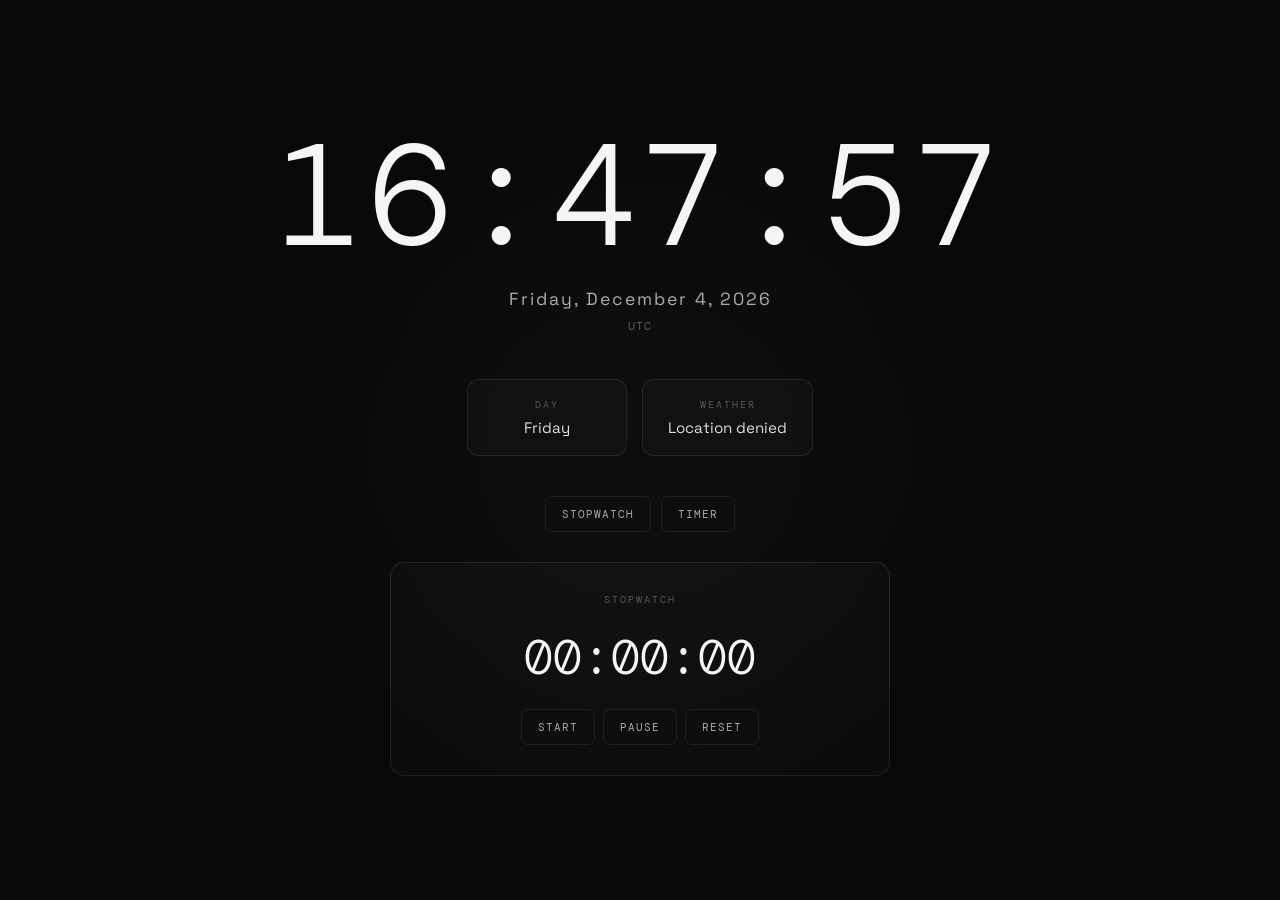
<file: index.html>
<!DOCTYPE html>
<html lang="en">

<head>
    <meta charset="UTF-8">
    <meta name="viewport" content="width=device-width, initial-scale=1.0">

    <title>Clock</title>

    <link rel="preconnect" href="https://fonts.googleapis.com">
    <link rel="preconnect" href="https://fonts.gstatic.com" crossorigin>

    <link href="https://fonts.googleapis.com/css2?family=DM+Mono:wght@300;400&family=Space+Grotesk:wght@300;400;500&display=swap"
        rel="stylesheet">

    <link rel="stylesheet" href="style.css">
</head>

<body>

    <div class="background"></div>

    <main class="clock-container">

        <!-- Main Clock -->
        <section class="clock">

            <div class="time" id="time">
                00:00:00
            </div>

            <div class="date" id="date">
                Loading...
            </div>

            <div class="timezone" id="timezone">
                Loading timezone...
            </div>

        </section>


        <!-- Information -->
        <section class="info">

            <div class="info-card">
                <span class="label">DAY</span>
                <span class="value" id="day">---</span>
            </div>

            <div class="info-card">
                <span class="label">WEATHER</span>
                <span class="value" id="weather">Loading...</span>
            </div>

        </section>


        <!-- Controls -->
        <section class="tools">

            <button onclick="showStopwatch()">STOPWATCH</button>
            <button onclick="showTimer()">TIMER</button>

        </section>


        <!-- Stopwatch -->
        <section class="panel" id="stopwatch">

            <div class="panel-title">STOPWATCH</div>

            <div class="panel-time" id="stopwatchDisplay">
                00:00:00
            </div>

            <div class="panel-buttons">
                <button onclick="startStopwatch()">START</button>
                <button onclick="pauseStopwatch()">PAUSE</button>
                <button onclick="resetStopwatch()">RESET</button>
            </div>

        </section>


        <!-- Timer -->
        <section class="panel hidden" id="timer">

            <div class="panel-title">TIMER</div>

            <div class="timer-input">

                <input
                    type="number"
                    id="timerMinutes"
                    placeholder="MIN"
                    min="0"
                >

                <input
                    type="number"
                    id="timerSeconds"
                    placeholder="SEC"
                    min="0"
                    max="59"
                >

            </div>

            <div class="panel-time" id="timerDisplay">
                00:00
            </div>

            <div class="panel-buttons">

                <button onclick="startTimer()">START</button>
                <button onclick="pauseTimer()">PAUSE</button>
                <button onclick="resetTimer()">RESET</button>

            </div>

        </section>

    </main>

    <script src="script.js"></script>

</body>

</html>
</file>
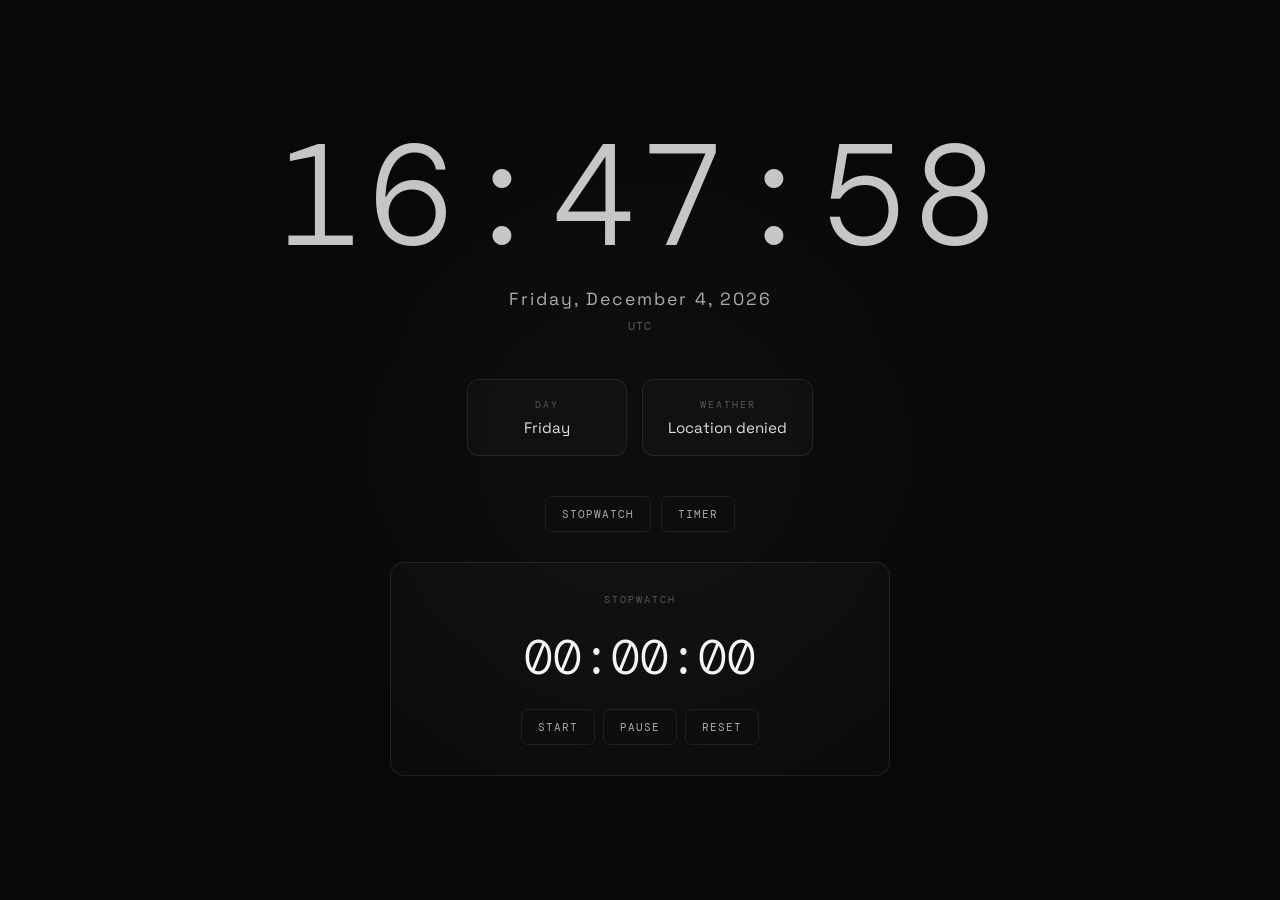
<file: clockindex.html>
<!DOCTYPE html>
<html lang="en">

<head>
    <meta charset="UTF-8">
    <meta name="viewport" content="width=device-width, initial-scale=1.0">

    <title>Clock</title>

    <link rel="preconnect" href="https://fonts.googleapis.com">
    <link rel="preconnect" href="https://fonts.gstatic.com" crossorigin>

    <link href="https://fonts.googleapis.com/css2?family=DM+Mono:wght@300;400&family=Space+Grotesk:wght@300;400;500&display=swap"
        rel="stylesheet">

    <link rel="stylesheet" href="clockstyle.css">
</head>

<body>

    <div class="background"></div>

    <main class="clock-container">

        <!-- Main Clock -->
        <section class="clock">

            <div class="time" id="time">
                00:00:00
            </div>

            <div class="date" id="date">
                Loading...
            </div>

            <div class="timezone" id="timezone">
                Loading timezone...
            </div>

        </section>


        <!-- Information -->
        <section class="info">

            <div class="info-card">
                <span class="label">DAY</span>
                <span class="value" id="day">---</span>
            </div>

            <div class="info-card">
                <span class="label">WEATHER</span>
                <span class="value" id="weather">Loading...</span>
            </div>

        </section>


        <!-- Controls -->
        <section class="tools">

            <button onclick="showStopwatch()">STOPWATCH</button>
            <button onclick="showTimer()">TIMER</button>

        </section>


        <!-- Stopwatch -->
        <section class="panel" id="stopwatch">

            <div class="panel-title">STOPWATCH</div>

            <div class="panel-time" id="stopwatchDisplay">
                00:00:00
            </div>

            <div class="panel-buttons">
                <button onclick="startStopwatch()">START</button>
                <button onclick="pauseStopwatch()">PAUSE</button>
                <button onclick="resetStopwatch()">RESET</button>
            </div>

        </section>


        <!-- Timer -->
        <section class="panel hidden" id="timer">

            <div class="panel-title">TIMER</div>

            <div class="timer-input">

                <input
                    type="number"
                    id="timerMinutes"
                    placeholder="MIN"
                    min="0"
                >

                <input
                    type="number"
                    id="timerSeconds"
                    placeholder="SEC"
                    min="0"
                    max="59"
                >

            </div>

            <div class="panel-time" id="timerDisplay">
                00:00
            </div>

            <div class="panel-buttons">

                <button onclick="startTimer()">START</button>
                <button onclick="pauseTimer()">PAUSE</button>
                <button onclick="resetTimer()">RESET</button>

            </div>

        </section>

    </main>

    <script src="clockscript.js"></script>

</body>

</html>
</file>
<file: style.css>
* {
    margin: 0;
    padding: 0;
    box-sizing: border-box;
}

:root {
    --background: #080808;
    --text: #f5f5f5;
    --secondary: #777;
    --border: rgba(255, 255, 255, 0.08);
}

body {
    min-height: 100vh;

    background: var(--background);
    color: var(--text);

    font-family: "Space Grotesk", sans-serif;

    display: flex;
    justify-content: center;
    align-items: center;

    overflow-x: hidden;
}


/* =========================
   BACKGROUND
========================= */

.background {
    position: fixed;

    width: 600px;
    height: 600px;

    border-radius: 50%;

    background: rgba(255, 255, 255, 0.025);

    filter: blur(100px);

    animation: float 12s ease-in-out infinite;

    pointer-events: none;
}

@keyframes float {

    0% {
        transform: translate(-100px, -50px);
    }

    50% {
        transform: translate(100px, 50px);
    }

    100% {
        transform: translate(-100px, -50px);
    }

}


/* =========================
   MAIN
========================= */

.clock-container {

    width: min(900px, 90%);

    text-align: center;

    padding: 40px 0;
}


/* =========================
   CLOCK
========================= */

.clock {
    animation: fadeIn 1s ease;
}

.time {

    font-family: "DM Mono", monospace;

    font-size: clamp(4rem, 12vw, 9rem);

    font-weight: 300;

    letter-spacing: 5px;

    line-height: 1;

    transition:
        opacity 0.2s ease,
        transform 0.2s ease;
}

.date {

    margin-top: 20px;

    font-size: 1.1rem;

    color: #aaa;

    letter-spacing: 2px;
}

.timezone {

    margin-top: 8px;

    font-family: "DM Mono", monospace;

    font-size: 0.75rem;

    color: #555;

    letter-spacing: 1px;
}


/* =========================
   INFORMATION
========================= */

.info {

    display: flex;

    justify-content: center;

    gap: 15px;

    margin-top: 45px;
}

.info-card {

    min-width: 160px;

    padding: 18px 25px;

    border: 1px solid var(--border);

    border-radius: 12px;

    background: rgba(255, 255, 255, 0.02);

    display: flex;

    flex-direction: column;

    gap: 7px;

    transition:
        transform 0.3s ease,
        background 0.3s ease;
}

.info-card:hover {

    transform: translateY(-4px);

    background: rgba(255, 255, 255, 0.04);
}

.label {

    font-family: "DM Mono", monospace;

    font-size: 0.65rem;

    color: #555;

    letter-spacing: 2px;
}

.value {

    font-size: 0.95rem;

    color: #ddd;
}


/* =========================
   TOOLS
========================= */

.tools {

    margin-top: 40px;

    display: flex;

    justify-content: center;

    gap: 10px;
}

button {

    font-family: "DM Mono", monospace;

    font-size: 0.7rem;

    letter-spacing: 1px;

    color: #aaa;

    background: transparent;

    border: 1px solid var(--border);

    padding: 10px 16px;

    border-radius: 7px;

    cursor: pointer;

    transition:
        color 0.2s ease,
        background 0.2s ease,
        border 0.2s ease;
}

button:hover {

    color: white;

    background: rgba(255, 255, 255, 0.05);

    border-color: rgba(255, 255, 255, 0.2);
}


/* =========================
   PANELS
========================= */

.panel {

    margin: 30px auto 0;

    max-width: 500px;

    padding: 30px;

    border: 1px solid var(--border);

    border-radius: 14px;

    background: rgba(255, 255, 255, 0.02);

    animation: panelIn 0.35s ease;
}

.hidden {
    display: none;
}

.panel-title {

    font-family: "DM Mono", monospace;

    font-size: 0.65rem;

    color: #555;

    letter-spacing: 2px;

    margin-bottom: 20px;
}

.panel-time {

    font-family: "DM Mono", monospace;

    font-size: 3rem;

    font-weight: 300;

    margin-bottom: 20px;
}

.panel-buttons {

    display: flex;

    justify-content: center;

    gap: 8px;

    flex-wrap: wrap;
}


/* =========================
   TIMER INPUT
========================= */

.timer-input {

    display: flex;

    justify-content: center;

    gap: 8px;

    margin-bottom: 20px;
}

.timer-input input {

    width: 90px;

    padding: 12px;

    text-align: center;

    background: transparent;

    border: 1px solid var(--border);

    border-radius: 7px;

    color: white;

    font-family: "DM Mono", monospace;

    outline: none;
}

.timer-input input:focus {

    border-color: rgba(255, 255, 255, 0.3);
}


/* =========================
   ANIMATIONS
========================= */

@keyframes fadeIn {

    from {
        opacity: 0;
        transform: translateY(10px);
    }

    to {
        opacity: 1;
        transform: translateY(0);
    }

}

@keyframes panelIn {

    from {
        opacity: 0;
        transform: translateY(8px);
    }

    to {
        opacity: 1;
        transform: translateY(0);
    }

}


/* =========================
   MOBILE
========================= */

@media (max-width: 600px) {

    .clock-container {
        width: 92%;
    }

    .time {
        letter-spacing: 2px;
    }

    .date {
        font-size: 0.85rem;
    }

    .info {
        flex-direction: column;
        align-items: center;
    }

    .info-card {
        width: 100%;
        max-width: 300px;
    }

}
</file>
<file: clockstyle.css>
* {
    margin: 0;
    padding: 0;
    box-sizing: border-box;
}

:root {
    --background: #080808;
    --text: #f5f5f5;
    --secondary: #777;
    --border: rgba(255, 255, 255, 0.08);
}

body {
    min-height: 100vh;

    background: var(--background);
    color: var(--text);

    font-family: "Space Grotesk", sans-serif;

    display: flex;
    justify-content: center;
    align-items: center;

    overflow-x: hidden;
}


/* =========================
   BACKGROUND
========================= */

.background {
    position: fixed;

    width: 600px;
    height: 600px;

    border-radius: 50%;

    background: rgba(255, 255, 255, 0.025);

    filter: blur(100px);

    animation: float 12s ease-in-out infinite;

    pointer-events: none;
}

@keyframes float {

    0% {
        transform: translate(-100px, -50px);
    }

    50% {
        transform: translate(100px, 50px);
    }

    100% {
        transform: translate(-100px, -50px);
    }

}


/* =========================
   MAIN
========================= */

.clock-container {

    width: min(900px, 90%);

    text-align: center;

    padding: 40px 0;
}


/* =========================
   CLOCK
========================= */

.clock {
    animation: fadeIn 1s ease;
}

.time {

    font-family: "DM Mono", monospace;

    font-size: clamp(4rem, 12vw, 9rem);

    font-weight: 300;

    letter-spacing: 5px;

    line-height: 1;

    transition:
        opacity 0.2s ease,
        transform 0.2s ease;
}

.date {

    margin-top: 20px;

    font-size: 1.1rem;

    color: #aaa;

    letter-spacing: 2px;
}

.timezone {

    margin-top: 8px;

    font-family: "DM Mono", monospace;

    font-size: 0.75rem;

    color: #555;

    letter-spacing: 1px;
}


/* =========================
   INFORMATION
========================= */

.info {

    display: flex;

    justify-content: center;

    gap: 15px;

    margin-top: 45px;
}

.info-card {

    min-width: 160px;

    padding: 18px 25px;

    border: 1px solid var(--border);

    border-radius: 12px;

    background: rgba(255, 255, 255, 0.02);

    display: flex;

    flex-direction: column;

    gap: 7px;

    transition:
        transform 0.3s ease,
        background 0.3s ease;
}

.info-card:hover {

    transform: translateY(-4px);

    background: rgba(255, 255, 255, 0.04);
}

.label {

    font-family: "DM Mono", monospace;

    font-size: 0.65rem;

    color: #555;

    letter-spacing: 2px;
}

.value {

    font-size: 0.95rem;

    color: #ddd;
}


/* =========================
   TOOLS
========================= */

.tools {

    margin-top: 40px;

    display: flex;

    justify-content: center;

    gap: 10px;
}

button {

    font-family: "DM Mono", monospace;

    font-size: 0.7rem;

    letter-spacing: 1px;

    color: #aaa;

    background: transparent;

    border: 1px solid var(--border);

    padding: 10px 16px;

    border-radius: 7px;

    cursor: pointer;

    transition:
        color 0.2s ease,
        background 0.2s ease,
        border 0.2s ease;
}

button:hover {

    color: white;

    background: rgba(255, 255, 255, 0.05);

    border-color: rgba(255, 255, 255, 0.2);
}


/* =========================
   PANELS
========================= */

.panel {

    margin: 30px auto 0;

    max-width: 500px;

    padding: 30px;

    border: 1px solid var(--border);

    border-radius: 14px;

    background: rgba(255, 255, 255, 0.02);

    animation: panelIn 0.35s ease;
}

.hidden {
    display: none;
}

.panel-title {

    font-family: "DM Mono", monospace;

    font-size: 0.65rem;

    color: #555;

    letter-spacing: 2px;

    margin-bottom: 20px;
}

.panel-time {

    font-family: "DM Mono", monospace;

    font-size: 3rem;

    font-weight: 300;

    margin-bottom: 20px;
}

.panel-buttons {

    display: flex;

    justify-content: center;

    gap: 8px;

    flex-wrap: wrap;
}


/* =========================
   TIMER INPUT
========================= */

.timer-input {

    display: flex;

    justify-content: center;

    gap: 8px;

    margin-bottom: 20px;
}

.timer-input input {

    width: 90px;

    padding: 12px;

    text-align: center;

    background: transparent;

    border: 1px solid var(--border);

    border-radius: 7px;

    color: white;

    font-family: "DM Mono", monospace;

    outline: none;
}

.timer-input input:focus {

    border-color: rgba(255, 255, 255, 0.3);
}


/* =========================
   ANIMATIONS
========================= */

@keyframes fadeIn {

    from {
        opacity: 0;
        transform: translateY(10px);
    }

    to {
        opacity: 1;
        transform: translateY(0);
    }

}

@keyframes panelIn {

    from {
        opacity: 0;
        transform: translateY(8px);
    }

    to {
        opacity: 1;
        transform: translateY(0);
    }

}


/* =========================
   MOBILE
========================= */

@media (max-width: 600px) {

    .clock-container {
        width: 92%;
    }

    .time {
        letter-spacing: 2px;
    }

    .date {
        font-size: 0.85rem;
    }

    .info {
        flex-direction: column;
        align-items: center;
    }

    .info-card {
        width: 100%;
        max-width: 300px;
    }

}
</file>
